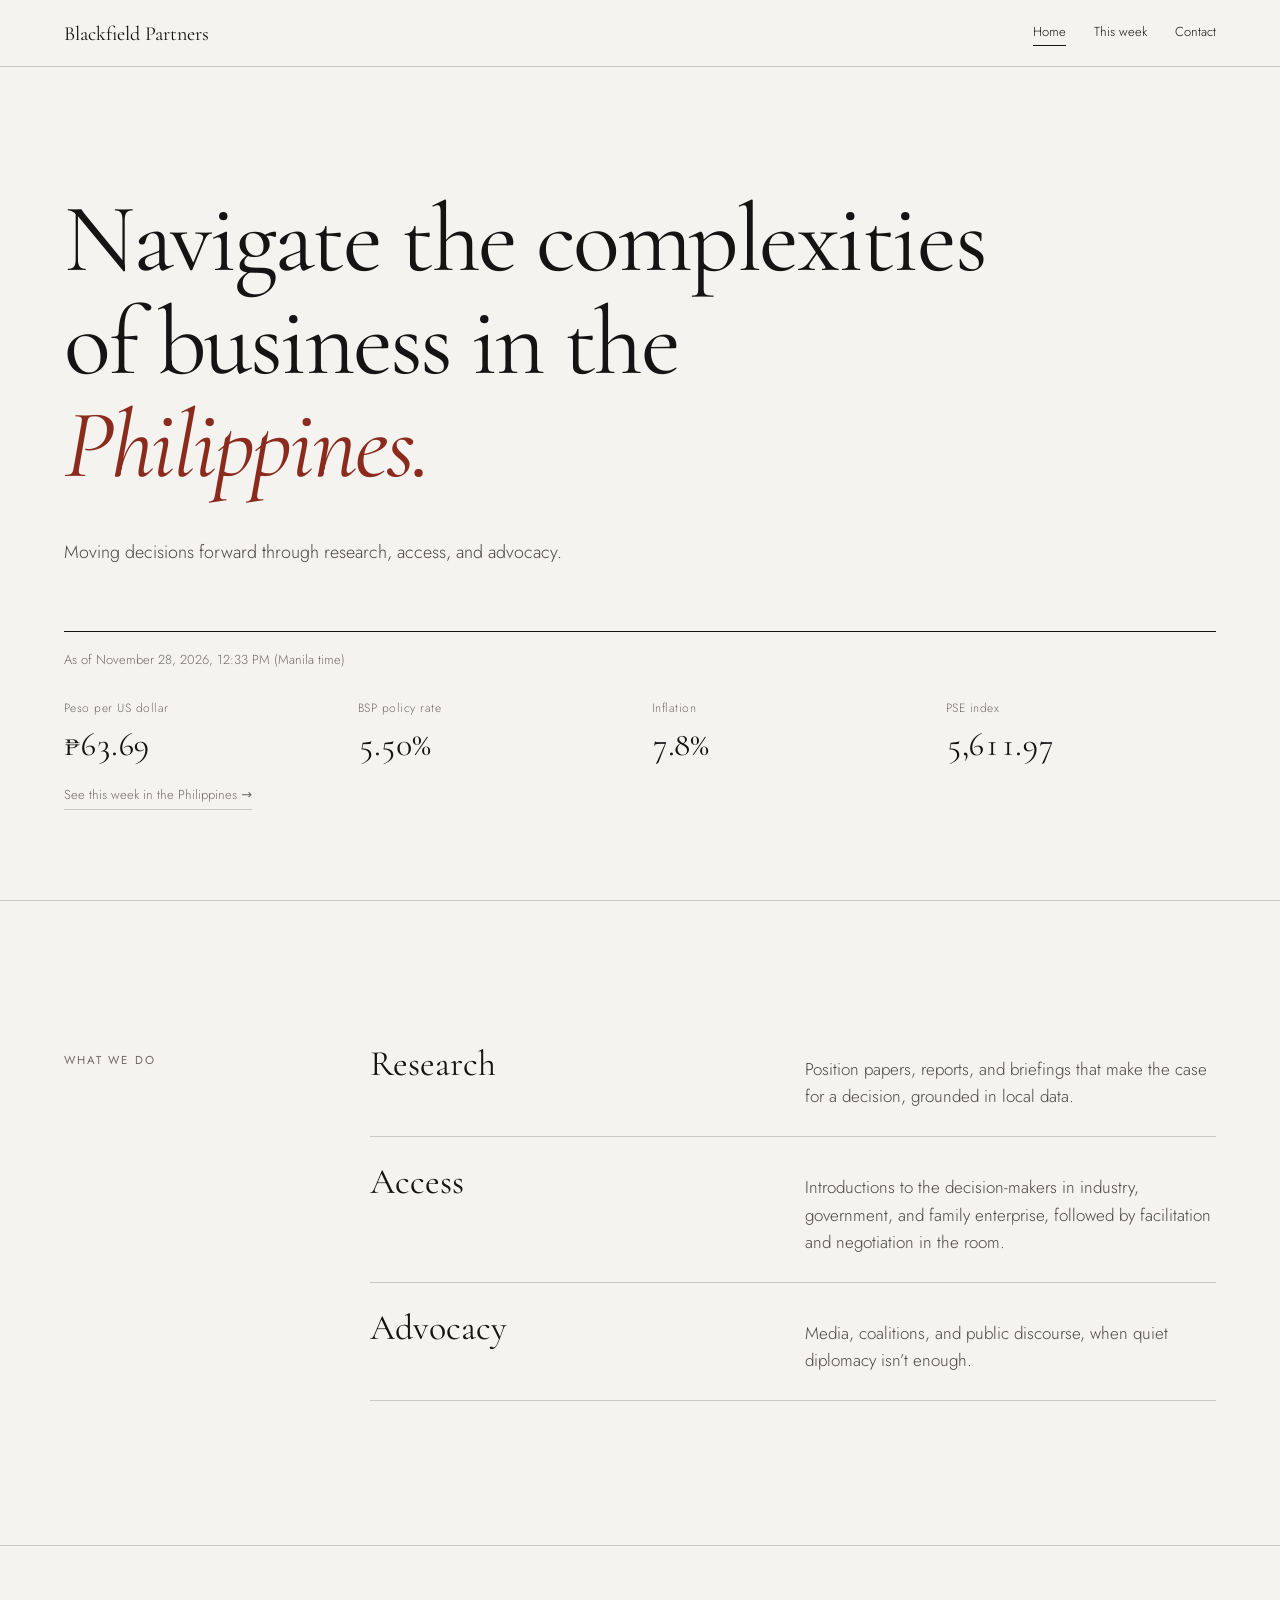
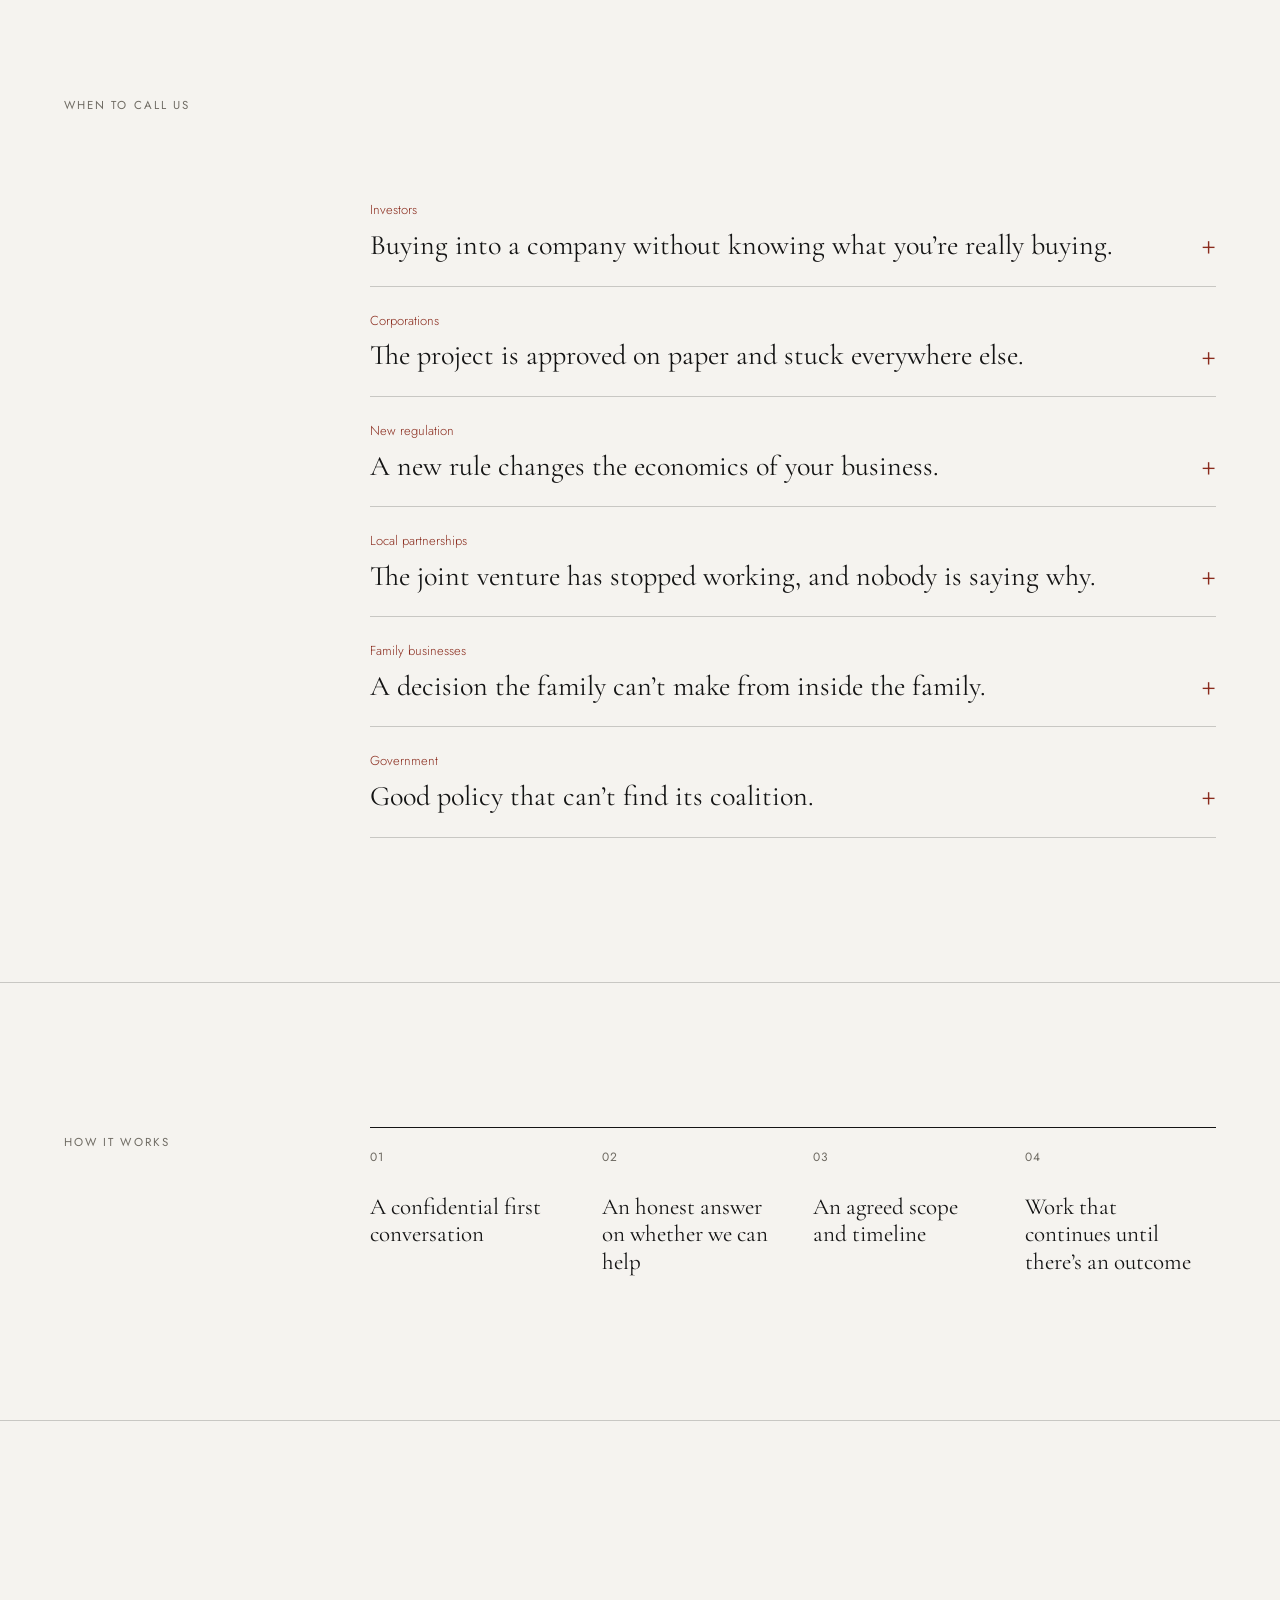
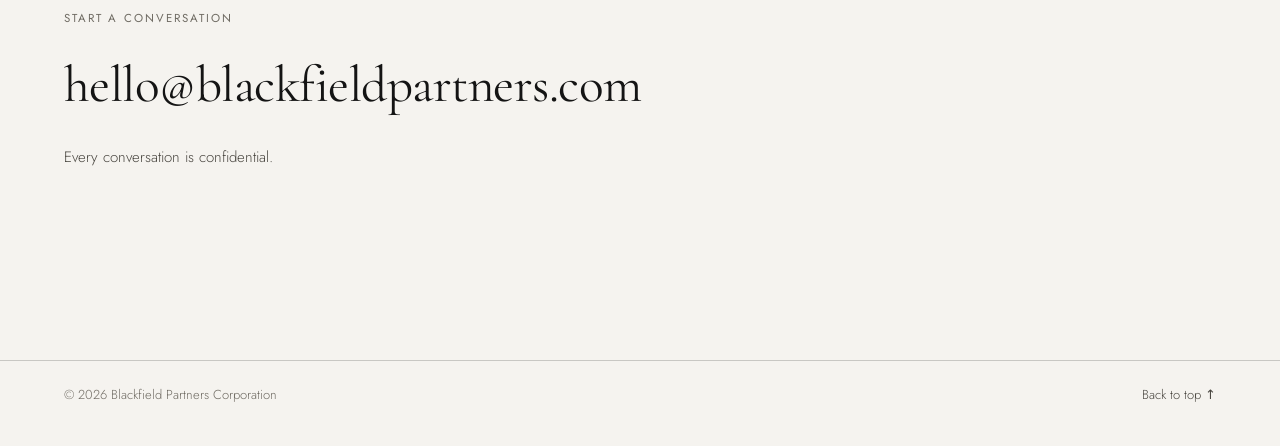
<file: index.html>
<!doctype html>
<html lang="en">
<head>
<meta charset="utf-8">
<meta name="viewport" content="width=device-width, initial-scale=1">
<title>Blackfield Partners</title>
<meta name="description" content="Blackfield Partners is an advisory firm helping corporations, government, and family businesses move stuck decisions forward in the Philippines.">
<link rel="preconnect" href="https://fonts.googleapis.com">
<link rel="preconnect" href="https://fonts.gstatic.com" crossorigin>
<link href="https://fonts.googleapis.com/css2?family=Cormorant+Garamond:ital,wght@0,400;1,400&family=Jost:wght@300;400&display=swap" rel="stylesheet">
<link rel="stylesheet" href="site.css?v=20261016c">
</head>
<body>
<div class="progress" id="progress"></div>
<a class="corner tl" href="#">Blackfield Partners</a>
<nav class="corner tr"><a href="./" aria-current="page">Home</a><a href="this-week/">This week</a><a href="#contact">Contact</a></nav>

<header class="open">
  <h1>
    <span class="line"><span>Navigate the complexities</span></span>
    <span class="line"><span>of business in the</span></span>
    <span class="line"><span><em>Philippines.</em></span></span>
  </h1>
  <p class="intro">Moving decisions forward through research, access, and advocacy.</p>
  <!-- Filled from data/ph-weekly.json, which the daily update rewrites. -->
  <a class="strip" id="ph-weekly" href="this-week/" data-src="data/ph-weekly.json" data-mode="strip" aria-label="The Philippines this week"></a>
</header>

<section class="block" id="services" data-chap="What we do">
  <span class="label">What we do</span>
  <ol class="rows">
    <li class="fade"><h3>Research</h3><p>Position papers, reports, and briefings that make the case for a decision, grounded in local data.</p></li>
    <li class="fade"><h3>Access</h3><p>Introductions to the decision-makers in industry, government, and family enterprise, followed by facilitation and negotiation in the room.</p></li>
    <li class="fade"><h3>Advocacy</h3><p>Media, coalitions, and public discourse, when quiet diplomacy isn’t enough.</p></li>
  </ol>
</section>

<section class="block" data-chap="When to call">
  <span class="label">When to call us</span>
  <div class="cases">
    <details class="fade"><summary><span class="who">Entering the Philippines</span><h3>Setting up here without knowing who really decides.</h3><i aria-hidden="true">+</i></summary><p>We map the regulators, local government, partners, and the culture of the room before you commit.</p></details>
    <details class="fade"><summary><span class="who">Investors</span><h3>Buying into a company without knowing what you’re really buying.</h3><i aria-hidden="true">+</i></summary><p>We read the family dynamics, political exposure, and local reputation behind the numbers.</p></details>
    <details class="fade"><summary><span class="who">Corporations</span><h3>The project is approved on paper and stuck everywhere else.</h3><i aria-hidden="true">+</i></summary><p>We find the real blocker, whether permits, local government, or partners, and work it until it moves.</p></details>
    <details class="fade"><summary><span class="who">New regulation</span><h3>A new rule changes the economics of your business.</h3><i aria-hidden="true">+</i></summary><p>We assess the real impact, build the case, and take it to the regulators.</p></details>
    <details class="fade"><summary><span class="who">Local partnerships</span><h3>The joint venture has stopped working, and nobody is saying why.</h3><i aria-hidden="true">+</i></summary><p>We act as a neutral party and help the partners renegotiate, across cultures.</p></details>
    <details class="fade"><summary><span class="who">Family businesses</span><h3>A decision the family can’t make from inside the family.</h3><i aria-hidden="true">+</i></summary><p>We bring a trusted outside voice to decisions on succession, restructuring, or new partners.</p></details>
    <details class="fade"><summary><span class="who">Government</span><h3>Good policy that can’t find its coalition.</h3><i aria-hidden="true">+</i></summary><p>We build the argument and align agencies, industry, and the public behind it.</p></details>
  </div>
</section>

<section class="block" data-chap="How it works">
  <span class="label">How it works</span>
  <ol class="process fade">
    <li><b>01</b>A confidential first conversation</li>
    <li><b>02</b>An honest answer on whether we can help</li>
    <li><b>03</b>An agreed scope and timeline</li>
    <li><b>04</b>Work that continues until there’s an outcome</li>
  </ol>
</section>

<section class="close" id="contact" data-chap="Contact">
  <span class="label">Start a conversation</span>
  <!-- TODO: replace with the real contact email before launch -->
  <a href="mailto:hello@blackfieldpartners.com">hello@blackfieldpartners.com</a>
  <p>Every conversation is confidential.</p>
</section>
<footer class="colophon"><span>© <span data-year>2026</span> Blackfield Partners Corporation</span><a href="#">Back to top ↑</a></footer>

<script src="site.js?v=20261016c"></script>
</body>
</html>
</file>
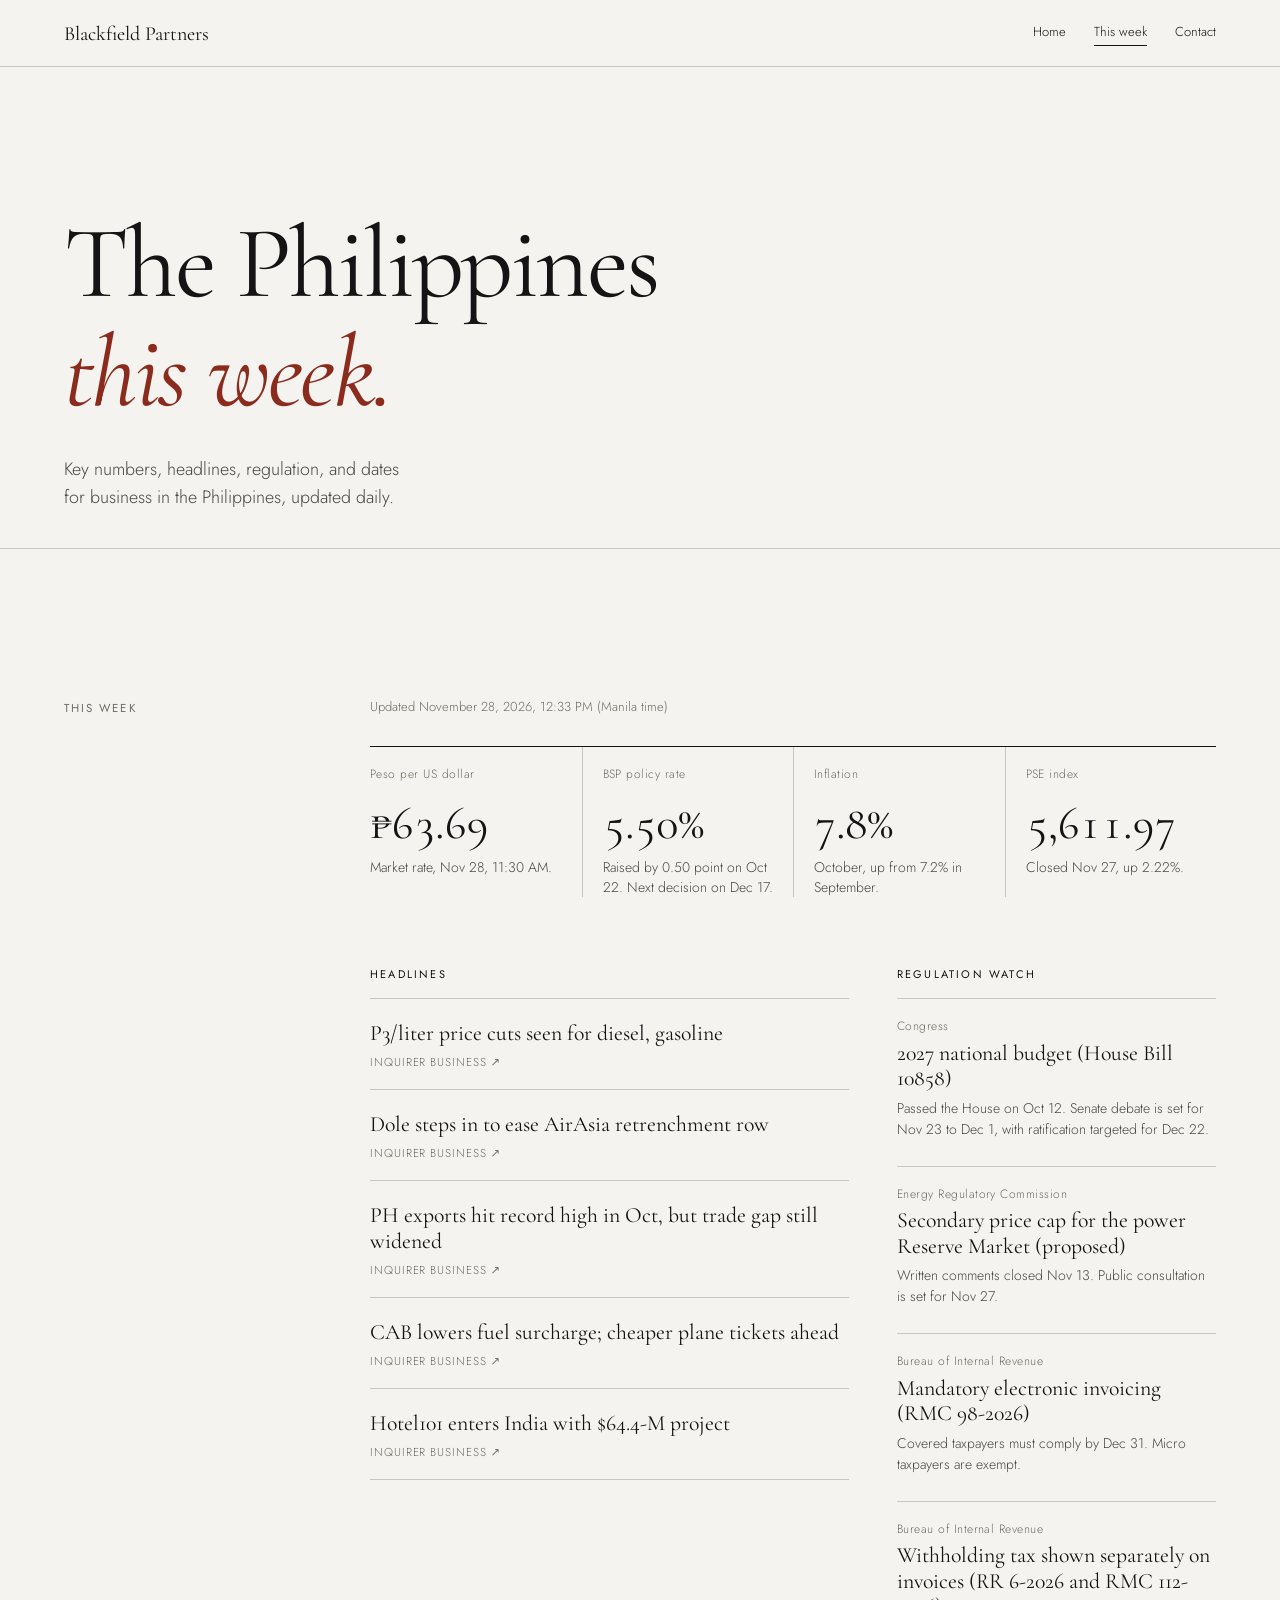
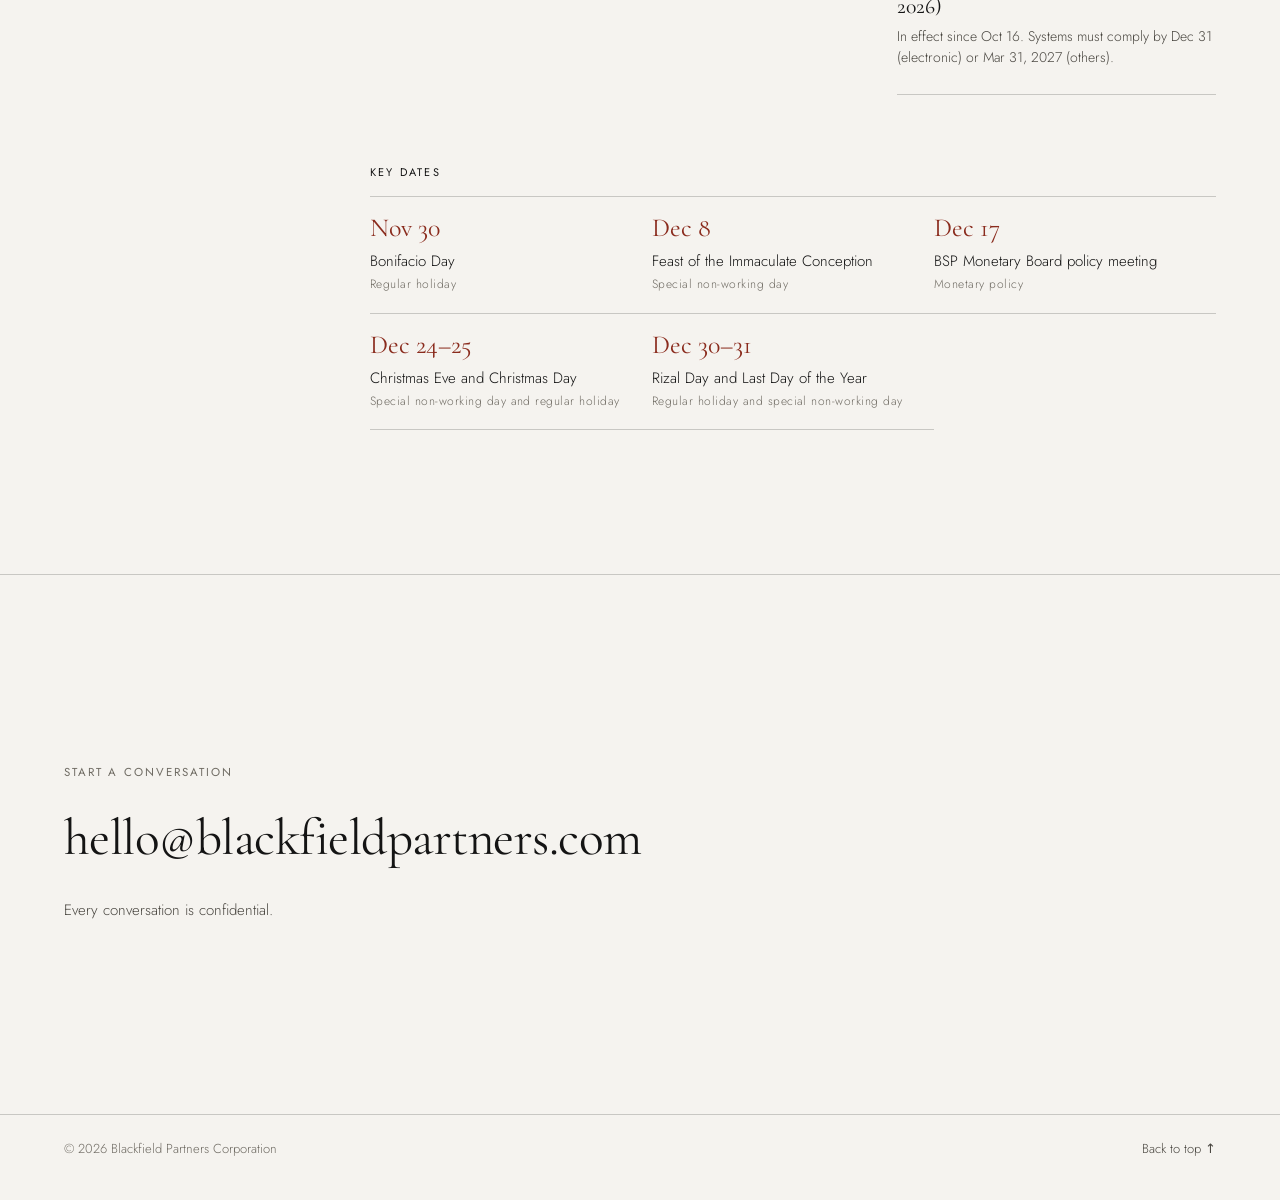
<file: this-week/index.html>
<!doctype html>
<html lang="en">
<head>
<meta charset="utf-8">
<meta name="viewport" content="width=device-width, initial-scale=1">
<title>The Philippines this week | Blackfield Partners</title>
<meta name="description" content="Key numbers, headlines, regulation, and dates for business in the Philippines, updated daily.">
<link rel="preconnect" href="https://fonts.googleapis.com">
<link rel="preconnect" href="https://fonts.gstatic.com" crossorigin>
<link href="https://fonts.googleapis.com/css2?family=Cormorant+Garamond:ital,wght@0,400;1,400&family=Jost:wght@300;400&display=swap" rel="stylesheet">
<link rel="stylesheet" href="../site.css?v=20261016c">
</head>
<body>
<div class="progress" id="progress"></div>
<a class="corner tl" href="../">Blackfield Partners</a>
<nav class="corner tr"><a href="../">Home</a><a href="./" aria-current="page">This week</a><a href="#contact">Contact</a></nav>

<header class="page-head">
  <h1>
    <span class="line"><span>The Philippines</span></span>
    <span class="line"><span><em>this week.</em></span></span>
  </h1>
  <p class="intro">Key numbers, headlines, regulation, and dates for business in the Philippines, updated daily.</p>
</header>

<!-- Filled from data/ph-weekly.json, which the daily update rewrites. -->
<section class="block" id="this-week">
  <span class="label">This week</span>
  <div class="ph" id="ph-weekly" data-src="../data/ph-weekly.json"></div>
</section>

<section class="close" id="contact">
  <span class="label">Start a conversation</span>
  <a href="mailto:hello@blackfieldpartners.com">hello@blackfieldpartners.com</a>
  <p>Every conversation is confidential.</p>
</section>
<footer class="colophon"><span>© <span data-year>2026</span> Blackfield Partners Corporation</span><a href="#">Back to top ↑</a></footer>

<script src="../site.js?v=20261016c"></script>
</body>
</html>
</file>
<file: site.css>
:root {
  --paper: #F5F3EF; --ink: #141414; --ink-2: #4A4741; --ink-3: #6F6B63;
  --rule: rgba(20,20,20,.2); --accent: #8A2B1D;
  --serif: "Cormorant Garamond", Georgia, serif; --sans: "Jost", system-ui, sans-serif;
  --g: clamp(16px, 5vw, 72px);
  --ease: cubic-bezier(.19,1,.22,1);
}
* { box-sizing: border-box; margin: 0; padding: 0; }
body { background: var(--paper); color: var(--ink); font: 300 17px/1.6 var(--sans); -webkit-font-smoothing: antialiased; }
a { color: inherit; text-decoration: none; }
em { font-style: italic; }
ol { list-style: none; }
.label { font: 400 11.5px/1 var(--sans); letter-spacing: .18em; text-transform: uppercase; color: var(--ink-3); }

/* Chrome: corners only, no nav bar */
/* Solid top bar so the page scrolls underneath instead of through the name. */
body::before { content: ""; position: fixed; inset: 0 0 auto 0; height: 66px; background: var(--paper); border-bottom: .5px solid var(--rule); z-index: 4; }
section, header { scroll-margin-top: 66px; }
.corner { position: fixed; z-index: 5; top: 0; padding: 22px var(--g); color: var(--ink); }
a.corner:hover { color: var(--accent); }
.tl { left: 0; font: 400 20px var(--serif); }
.tr { right: 0; font-size: 13px; display: flex; gap: 28px; }
.tr a { padding-bottom: 2px; border-bottom: .5px solid transparent; transition: color .3s, border-color .3s; }
.tr a:hover { color: var(--accent); border-color: currentColor; }
.tr a[aria-current="page"] { border-color: currentColor; }
.tc { left: 50%; transform: translateX(-50%); padding-top: 27px; color: #F5F3EF; opacity: .7; }
.progress { position: fixed; left: 0; top: 0; height: 1px; width: 100%; background: var(--accent); z-index: 6; transform: scaleX(0); transform-origin: left; }

/* Opening */
/* Top padding clears the fixed bar even when the headline is taller than the window. */
.open { min-height: 100svh; display: grid; align-content: end; padding: 120px var(--g) 10vh; }
.page-head { padding: max(24vh, 120px) var(--g) 4vh; }
.page-head h1 { font: 400 clamp(46px, 8vw, 132px)/.92 var(--serif); letter-spacing: -.025em; }
.page-head h1 em { color: var(--accent); }
.page-head .intro { margin-top: 36px; }

/* Homepage numbers strip */
.strip { display: grid; grid-template-columns: repeat(4, 1fr); gap: 24px; align-items: end; margin-top: 64px; padding-top: 18px; border-top: .5px solid var(--ink); opacity: 0; transition: opacity 1.2s var(--ease); }
.strip.ready { opacity: 1; }
.strip:hover b { color: var(--accent); }
.strip b { transition: color .3s; }
.strip > div > b { display: block; font: 400 clamp(26px, 2.6vw, 40px)/1 var(--serif); letter-spacing: -.01em; margin-top: 10px; font-variant-numeric: tabular-nums; }
.strip-date { grid-column: 1 / -1; font-size: 13px; color: var(--ink-3); margin-bottom: 4px; }
.strip-more { grid-column: 1 / -1; justify-self: start; font-size: 13px; color: var(--ink-3); padding-bottom: 3px; border-bottom: .5px solid var(--rule); transition: color .3s, border-color .3s; }
.strip-more i { font-style: normal; display: inline-block; transition: transform .5s var(--ease); }
.strip:hover .strip-more { color: var(--accent); border-color: currentColor; }
.strip:hover .strip-more i { transform: translateX(5px); }
.open h1 { font: 400 clamp(33px, 7.6vw, 136px)/.92 var(--serif); letter-spacing: -.025em; }
.open h1 em { color: var(--accent); }
.intro { margin-top: 48px; max-width: 64ch; text-wrap: balance; font-size: clamp(17px, 1.4vw, 20px); color: var(--ink-2); opacity: 0; animation: show 1.2s var(--ease) .8s forwards; }
/* Extra room above and below so tall letters and descenders aren't clipped by the reveal mask. */
.line { display: block; overflow: hidden; padding: .14em 0 .24em; margin: -.14em 0 -.24em; }
.line > span { display: inline-block; transform: translateY(105%); animation: rise 1.5s var(--ease) forwards; }
.line:nth-child(2) > span { animation-delay: .12s; }
.line:nth-child(3) > span { animation-delay: .24s; }
@keyframes rise { to { transform: none; } }
@keyframes show { to { opacity: 1; } }

/* Sections: label left, content right */
.block { display: grid; grid-template-columns: 1fr 3fr; gap: 24px; padding: 16vh var(--g); border-top: .5px solid var(--rule); }
.block > .label { position: sticky; top: 30vh; align-self: start; padding-top: 10px; }
.block h3 { font-family: var(--serif); font-weight: 400; }

.rows li { display: grid; grid-template-columns: 1fr 1fr; gap: 24px; padding: 26px 0; border-bottom: .5px solid var(--rule); align-items: baseline; }
.rows li:first-child { padding-top: 0; }
.rows h3 { font-size: clamp(26px, 2.8vw, 40px); line-height: 1.08; }
.rows p { color: var(--ink-2); }


.cases details { border-bottom: .5px solid var(--rule); }
.cases details:first-child summary { padding-top: 0; }
.cases summary { list-style: none; cursor: pointer; display: grid; grid-template-columns: 1fr auto; gap: 8px 24px; padding: 24px 0; }
.cases summary::-webkit-details-marker { display: none; }
.cases .who { grid-column: 1 / -1; font-size: 13px; color: var(--accent); }
.cases h3 { font-size: clamp(22px, 2.2vw, 30px); line-height: 1.15; transition: color .3s; }
.cases summary:hover h3 { color: var(--accent); }
.cases summary i { font: 300 26px/1 var(--sans); font-style: normal; color: var(--accent); align-self: center; transition: transform .5s var(--ease); }
.cases details[open] summary i { transform: rotate(45deg); }
.cases details p { font-size: 16px; color: var(--ink-2); max-width: 56ch; padding: 0 0 26px; animation: show .6s var(--ease); }


.process { display: grid; grid-template-columns: repeat(4, 1fr); border-top: .5px solid var(--ink); }
.process li { padding: 20px 20px 0 0; font: 400 clamp(20px, 1.8vw, 26px)/1.2 var(--serif); }
.process li + li { padding-left: 20px; }
.process b { display: block; font: 400 12px var(--sans); letter-spacing: .1em; color: var(--ink-3); margin-bottom: 28px; }

/* The Philippines this week */
.ph { opacity: 0; transform: translateY(16px); transition: opacity 1.1s var(--ease), transform 1.1s var(--ease); }
.ph.ready { opacity: 1; transform: none; }
.ph a { transition: color .3s; }
.ph-updated { font-size: 13px; color: var(--ink-3); margin-bottom: 28px; padding-top: 4px; }
.ph-k { display: block; font-size: 12px; color: var(--ink-3); letter-spacing: .04em; }
.ph-src { display: block; font-size: 11.5px; letter-spacing: .08em; text-transform: uppercase; color: var(--ink-3); }
.ph-src a { border-bottom: .5px solid var(--rule); }
.ph-src a:hover, .ph-list a:hover h3 { color: var(--accent); }
.ph-h { font: 400 11px/1 var(--sans); letter-spacing: .2em; text-transform: uppercase; color: var(--ink); margin: 0 0 18px; }

.ph-ind { display: grid; grid-template-columns: repeat(4, 1fr); border-top: .5px solid var(--ink); margin-bottom: 72px; }
.ph-ind > div { padding: 18px 20px 0 0; display: flex; flex-direction: column; gap: 6px; }
.ph-ind > div + div { padding-left: 20px; border-left: .5px solid var(--rule); }
.ph-ind b { font: 400 clamp(34px, 3.6vw, 56px)/1 var(--serif); letter-spacing: -.02em; font-variant-numeric: tabular-nums; margin: 10px 0 6px; }
.ph-note { font-size: 14px; color: var(--ink-2); line-height: 1.4; }

.ph-cols { display: grid; grid-template-columns: 3fr 2fr; gap: 48px; margin-bottom: 72px; }
.ph-list { border-top: .5px solid var(--rule); }
.ph-list li { border-bottom: .5px solid var(--rule); }
.ph-list a { display: block; padding: 18px 0; }
.ph-list h3 { font-size: clamp(20px, 1.7vw, 24px); line-height: 1.18; margin: 4px 0 6px; }
.ph-list p { font-size: 14px; color: var(--ink-2); margin-bottom: 8px; line-height: 1.5; }

.ph-dates { display: grid; grid-template-columns: repeat(3, 1fr); border-top: .5px solid var(--rule); }
.ph-dates li { padding: 18px 20px 18px 0; border-bottom: .5px solid var(--rule); display: flex; flex-direction: column; gap: 4px; }
.ph-dates b { font: 400 26px/1 var(--serif); color: var(--accent); margin-bottom: 6px; }
.ph-dates span:not(.ph-k) { font-size: 15px; line-height: 1.35; }

/* Contact */
.close { min-height: 60svh; display: grid; align-content: center; gap: 32px; padding: 0 var(--g); border-top: .5px solid var(--rule); }
.close a { font: 400 clamp(26px, 4vw, 56px)/1.1 var(--serif); letter-spacing: -.01em; position: relative; width: fit-content; overflow-wrap: anywhere; }
.close a::after { content: ""; position: absolute; left: 0; bottom: -6px; height: 1px; width: 100%; background: currentColor; transform: scaleX(0); transform-origin: right; transition: transform .9s var(--ease); }
.close a:hover::after { transform: scaleX(1); transform-origin: left; }
.close p { color: var(--ink-2); font-size: 15px; }
.colophon { display: flex; justify-content: space-between; flex-wrap: wrap; gap: 12px; padding: 24px var(--g) 40px; border-top: .5px solid var(--rule); font-size: 13px; color: var(--ink-3); }
.colophon a { color: var(--ink-2); transition: color .3s; }
.colophon a:hover { color: var(--accent); }

/* Article */
.article { padding: 22vh var(--g) 12vh; display: grid; grid-template-columns: 1fr 3fr; gap: 24px; }
.article header { grid-column: 2; margin-bottom: 10vh; }
.article h1 { font: 400 clamp(44px, 7vw, 112px)/.95 var(--serif); letter-spacing: -.02em; margin: 24px 0 28px; }
.article .dek { font: italic 400 clamp(22px, 2.2vw, 30px)/1.3 var(--serif); color: var(--ink-2); max-width: 32ch; }
.article .meta { margin-top: 32px; }
.article .prose { grid-column: 2; max-width: 34em; font-size: 19px; line-height: 1.75; color: #2A2824; }
.prose p + p { margin-top: 1.1em; }
.prose h2 { font: 400 32px/1.15 var(--serif); color: var(--ink); margin: 2em 0 .6em; }
.prose blockquote { font: italic 400 clamp(28px, 3vw, 40px)/1.2 var(--serif); color: var(--accent); margin: 1.6em 0; max-width: 20ch; }
.prose > p:first-child::first-letter { float: left; font: 400 84px/.8 var(--serif); padding: 8px 10px 0 0; color: var(--ink); }
.back { grid-column: 2; margin-top: 12vh; padding-top: 24px; border-top: .5px solid var(--rule); display: flex; justify-content: space-between; gap: 16px; flex-wrap: wrap; }
.back a { font: 400 24px var(--serif); }
.back a:hover { color: var(--accent); }

/* Reveal */
.fade { opacity: 0; transform: translateY(20px); transition: opacity 1.2s var(--ease), transform 1.2s var(--ease); }
.fade.in { opacity: 1; transform: none; }

@media (max-width: 860px) {
  .block, .article { grid-template-columns: 1fr; padding-top: 12vh; padding-bottom: 12vh; }
  .article { padding-top: 18vh; }
  .block > .label { position: static; padding: 0 0 8px; }
  .article header, .article .prose, .back { grid-column: 1; }
  .rows li { grid-template-columns: 1fr; gap: 6px; }
  .strip { grid-template-columns: 1fr 1fr; row-gap: 20px; margin-top: 48px; }
      .page-head { padding-top: 18vh; }
  .process { grid-template-columns: 1fr 1fr; row-gap: 32px; }
  .process li:nth-child(3) { padding-left: 0; }
  .ph-ind { grid-template-columns: 1fr 1fr; row-gap: 28px; }
  .ph-ind > div:nth-child(3) { padding-left: 0; border-left: 0; }
  .ph-cols { grid-template-columns: 1fr; gap: 48px; }
  .ph-dates { grid-template-columns: 1fr 1fr; }
  .tc { display: none; }
  .tr { gap: 14px; }
  .prose { font-size: 17.5px; }
}
@media (prefers-reduced-motion: reduce) {
  *, *::before, *::after { animation: none !important; transition: none !important; }
  .line > span, .fade, .intro, .ph, .strip { transform: none; opacity: 1; }
}
</file>
